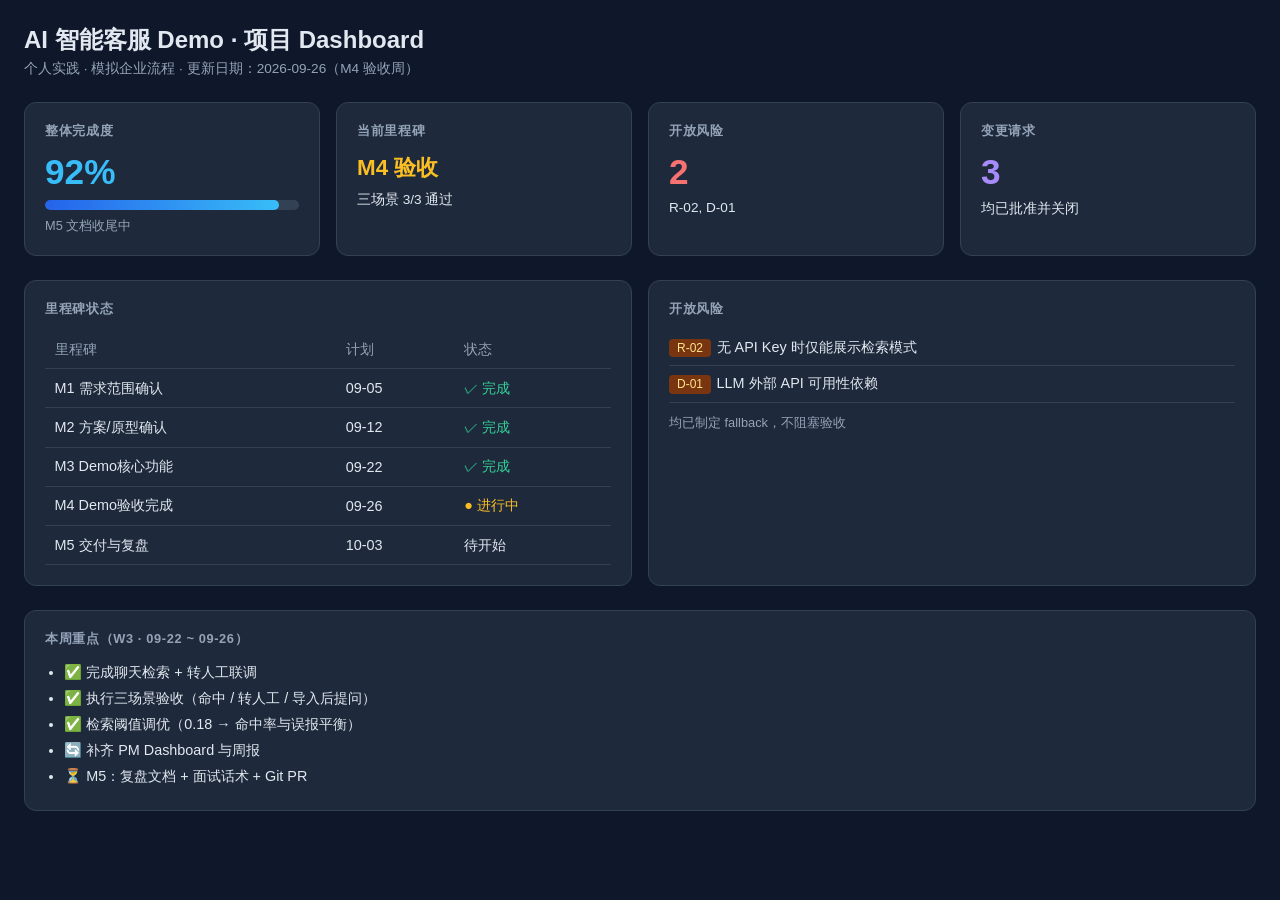
<file: ai-cs-demo/pm/dashboard.html>
<!DOCTYPE html>
<html lang="zh-CN">
<head>
  <meta charset="UTF-8" />
  <meta name="viewport" content="width=device-width, initial-scale=1.0" />
  <title>项目 Dashboard · AI 客服 Demo</title>
  <style>
    * { box-sizing: border-box; margin: 0; }
    body { font-family: "PingFang SC", "Microsoft YaHei", sans-serif; background: #0f172a; color: #e2e8f0; padding: 1.5rem; }
    h1 { font-size: 1.5rem; margin-bottom: 0.25rem; }
    .sub { color: #94a3b8; font-size: 0.85rem; margin-bottom: 1.5rem; }
    .grid { display: grid; grid-template-columns: repeat(auto-fit, minmax(220px, 1fr)); gap: 1rem; margin-bottom: 1.5rem; }
    .card { background: #1e293b; border-radius: 12px; padding: 1.25rem; border: 1px solid #334155; }
    .card h2 { font-size: 0.8rem; color: #94a3b8; text-transform: uppercase; letter-spacing: 0.05em; margin-bottom: 0.75rem; }
    .big { font-size: 2.2rem; font-weight: 700; color: #38bdf8; }
    .progress-bar { height: 10px; background: #334155; border-radius: 5px; margin-top: 0.5rem; overflow: hidden; }
    .progress-fill { height: 100%; background: linear-gradient(90deg, #2563eb, #38bdf8); border-radius: 5px; }
    table { width: 100%; border-collapse: collapse; font-size: 0.9rem; }
    th, td { padding: 0.6rem; text-align: left; border-bottom: 1px solid #334155; }
    th { color: #94a3b8; font-weight: 500; }
    .status-done { color: #34d399; }
    .status-active { color: #fbbf24; }
    .status-open { color: #f87171; }
    .risk-item { padding: 0.5rem 0; border-bottom: 1px solid #334155; font-size: 0.9rem; }
    .tag { display: inline-block; padding: 0.15rem 0.5rem; border-radius: 4px; font-size: 0.75rem; margin-right: 0.35rem; }
    .tag-high { background: #7f1d1d; color: #fecaca; }
    .tag-med { background: #78350f; color: #fde68a; }
    ul { padding-left: 1.2rem; line-height: 1.8; font-size: 0.9rem; }
  </style>
</head>
<body>
  <h1>AI 智能客服 Demo · 项目 Dashboard</h1>
  <p class="sub">个人实践 · 模拟企业流程 · 更新日期：2026-09-26（M4 验收周）</p>

  <div class="grid">
    <div class="card">
      <h2>整体完成度</h2>
      <div class="big">92%</div>
      <div class="progress-bar"><div class="progress-fill" style="width:92%"></div></div>
      <p style="margin-top:0.5rem;font-size:0.8rem;color:#94a3b8">M5 文档收尾中</p>
    </div>
    <div class="card">
      <h2>当前里程碑</h2>
      <div class="big" style="font-size:1.4rem;color:#fbbf24">M4 验收</div>
      <p style="font-size:0.85rem;margin-top:0.5rem">三场景 3/3 通过</p>
    </div>
    <div class="card">
      <h2>开放风险</h2>
      <div class="big" style="color:#f87171">2</div>
      <p style="font-size:0.85rem;margin-top:0.5rem">R-02, D-01</p>
    </div>
    <div class="card">
      <h2>变更请求</h2>
      <div class="big" style="color:#a78bfa">3</div>
      <p style="font-size:0.85rem;margin-top:0.5rem">均已批准并关闭</p>
    </div>
  </div>

  <div class="grid" style="grid-template-columns: 1fr 1fr;">
    <div class="card">
      <h2>里程碑状态</h2>
      <table>
        <tr><th>里程碑</th><th>计划</th><th>状态</th></tr>
        <tr><td>M1 需求范围确认</td><td>09-05</td><td class="status-done">✓ 完成</td></tr>
        <tr><td>M2 方案/原型确认</td><td>09-12</td><td class="status-done">✓ 完成</td></tr>
        <tr><td>M3 Demo核心功能</td><td>09-22</td><td class="status-done">✓ 完成</td></tr>
        <tr><td>M4 Demo验收完成</td><td>09-26</td><td class="status-active">● 进行中</td></tr>
        <tr><td>M5 交付与复盘</td><td>10-03</td><td>待开始</td></tr>
      </table>
    </div>
    <div class="card">
      <h2>开放风险</h2>
      <div class="risk-item"><span class="tag tag-med">R-02</span>无 API Key 时仅能展示检索模式</div>
      <div class="risk-item"><span class="tag tag-med">D-01</span>LLM 外部 API 可用性依赖</div>
      <p style="margin-top:0.75rem;font-size:0.8rem;color:#94a3b8">均已制定 fallback，不阻塞验收</p>
    </div>
  </div>

  <div class="card" style="margin-top:1rem;">
    <h2>本周重点（W3 · 09-22 ~ 09-26）</h2>
    <ul>
      <li>✅ 完成聊天检索 + 转人工联调</li>
      <li>✅ 执行三场景验收（命中 / 转人工 / 导入后提问）</li>
      <li>✅ 检索阈值调优（0.18 → 命中率与误报平衡）</li>
      <li>🔄 补齐 PM Dashboard 与周报</li>
      <li>⏳ M5：复盘文档 + 面试话术 + Git PR</li>
    </ul>
  </div>
</body>
</html>
</file>
